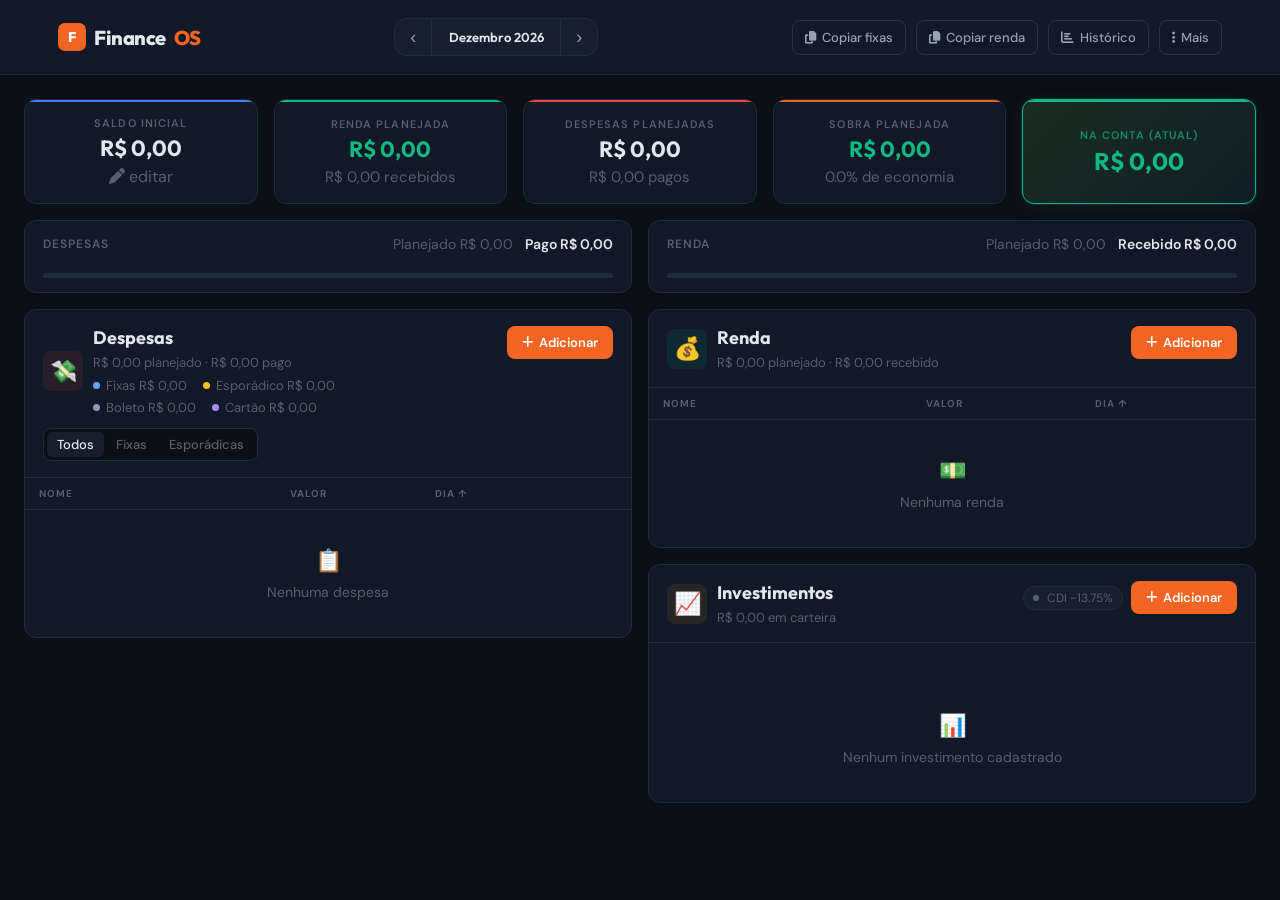
<file: index.html>
<!doctype html>
<html lang="pt-BR">
  <head>
    <meta charset="UTF-8" />
    <meta name="viewport" content="width=device-width, initial-scale=1.0" />
    <title>FinanceOS</title>

    <link rel="preconnect" href="https://fonts.googleapis.com" />
    <link
      href="https://fonts.googleapis.com/css2?family=Outfit:wght@300;400;500;600;700;800&family=DM+Sans:wght@300;400;500;600&display=swap"
      rel="stylesheet"
    />
    <link rel="stylesheet" href="style.css">
    <link rel="stylesheet" href="https://cdnjs.cloudflare.com/ajax/libs/font-awesome/6.5.1/css/all.min.css"/>
  </head>

  <body>
    <header class="header">
      <div class="logo">
        <div class="logo-mark">F</div>
        Finance<span>OS</span>
      </div>
      <div class="month-nav">
        <button class="mnav-btn" onclick="prevMonth()">&#8249;</button>
        <div class="mnav-label" id="monthLabel">—</div>
        <button class="mnav-btn" onclick="nextMonth()">&#8250;</button>
      </div>
      <div class="header-right">
        <button class="btn-sm" onclick="copyPrevMonthFixed()">
          <i class="fa-solid fa-copy"></i> Copiar fixas
        </button>
        <button class="btn-sm" onclick="copyPrevMonthRenda()">
          <i class="fa-solid fa-copy"></i> Copiar renda
        </button>
        <button class="btn-sm" onclick="toggleHistPanel()"><i class="fa-solid fa-chart-bar"></i> Histórico</button>
        <div class="util-menu-wrap">
          <button class="util-menu-btn" onclick="toggleUtilMenu(event)">
            <i class="fa-solid fa-ellipsis-vertical"></i> Mais
          </button>
          <div class="util-menu-dropdown" id="utilMenu">
            <button class="util-menu-item" onclick="exportData(); closeUtilMenu();">
              <i class="fa-solid fa-download"></i> Exportar JSON
            </button>
            <button class="util-menu-item" onclick="exportCSV(); closeUtilMenu();">
              <i class="fa-solid fa-file-csv"></i> Exportar CSV
            </button>
            <button class="util-menu-item" onclick="importClick(); closeUtilMenu();">
              <i class="fa-solid fa-upload"></i> Importar JSON
            </button>
            <div class="util-sep"></div>
            <button class="util-menu-item danger" onclick="clearAll(); closeUtilMenu();">
              <i class="fa-solid fa-trash"></i> Limpar tudo
            </button>
          </div>
        </div>
        <input
          type="file"
          id="importFile"
          accept=".json"
          style="display: none"
          onchange="importData(event)"
        />
      </div>
    </header>

    <div class="main">
      <div id="todayBanner" style="display: none; margin-bottom: 16px"></div>
      <div class="hist-panel" id="histPanel">
        <div class="hist-head">
          <div class="hist-title">📊 Histórico — Últimos 12 meses</div>
          <button class="btn-sm" onclick="toggleHistPanel()"><i class="fa-solid fa-xmark"></i> Fechar</button>
        </div>
        <div class="hist-body" id="histBody"></div>
      </div>
      <div class="summary" id="summary"></div>
      <div class="progress-row" id="progressRow"></div>

      <div class="layout-main">
        <!-- DESPESAS -->
        <div class="section col-left">
          <div class="sec-head">
            <div class="sec-head-row">
              <div class="sec-title-wrap">
                <div class="sec-icon icon-r">💸</div>
                <div>
                  <div class="sec-title">Despesas</div>
                  <div class="sec-sub" id="despSub">—</div>
                  <div class="sec-sub2" id="despBreak"></div>
                </div>
              </div>
              <button class="btn-add" onclick="openModal('despesa')">
                <i class="fa-solid fa-plus"></i> Adicionar
              </button>
            </div>
            <div class="ftabs">
              <button class="ftab active" onclick="setFilter('todos', this)">
                Todos
              </button>
              <button class="ftab" onclick="setFilter('fixo', this)">
                Fixas
              </button>
              <button class="ftab" onclick="setFilter('esporadico', this)">
                Esporádicas
              </button>
            </div>
          </div>
          <div class="table-wrap">
            <table class="desp-table">
              <thead>
                <tr>
                  <th>Nome</th>
                  <th>Valor</th>
                  <th
                    class="sortable"
                    onclick="toggleSort('d')"
                    id="despDiaHead"
                  >
                    Dia ↑
                  </th>
                  <th class="right"></th>
                </tr>
              </thead>
              <tbody id="despBody"></tbody>
            </table>
            <div class="empty" id="despEmpty" style="display: none">
              <div class="empty-icon">📋</div>
              <div>Nenhuma despesa</div>
            </div>
          </div>
        </div>

        <!-- RENDA -->
        <div class="section col-right-top">
          <div class="sec-head">
            <div class="sec-head-row">
              <div class="sec-title-wrap">
                <div class="sec-icon icon-g">💰</div>
                <div>
                  <div class="sec-title">Renda</div>
                  <div class="sec-sub" id="rendSub">—</div>
                </div>
              </div>
              <button class="btn-add" onclick="openModal('renda')">
                <i class="fa-solid fa-plus"></i> Adicionar
              </button>
            </div>
          </div>
          <div class="table-wrap">
            <table class="rend-table">
              <thead>
                <tr>
                  <th>Nome</th>
                  <th>Valor</th>
                  <th
                    class="sortable"
                    onclick="toggleSort('r')"
                    id="rendDiaHead"
                  >
                    Dia ↑
                  </th>
                  <th class="right"></th>
                </tr>
              </thead>
              <tbody id="rendBody"></tbody>
            </table>
            <div class="empty" id="rendEmpty" style="display: none">
              <div class="empty-icon">💵</div>
              <div>Nenhuma renda</div>
            </div>
          </div>
        </div>

        <!-- INVESTIMENTOS -->
        <div class="section col-right-bottom">
          <div class="sec-head">
            <div class="sec-head-row">
              <div class="sec-title-wrap">
                <div class="sec-icon icon-y">📈</div>
                <div>
                  <div class="sec-title">Investimentos</div>
                  <div class="sec-sub" id="invSub">—</div>
                </div>
              </div>
              <div
                style="
                  display: flex;
                  align-items: center;
                  gap: 8px;
                  flex-wrap: wrap;
                "
              >
                <div class="cdi-badge">
                  <div class="cdi-dot" id="cdiDot"></div>
                  <span id="cdiLabel">CDI...</span>
                </div>
                <button class="btn-add" onclick="openModal('investimento')">
                  <i class="fa-solid fa-plus"></i> Adicionar
                </button>
              </div>
            </div>
          </div>
          <div id="invGrid" class="inv-grid"></div>
          <div class="empty" id="invEmpty" style="display: none">
            <div class="empty-icon">📊</div>
            <div>Nenhum investimento cadastrado</div>
          </div>
          <div id="invTotal" style="display: none" class="inv-total">
            <span class="inv-total-label">Total em carteira</span>
            <span class="inv-total-val" id="invTotalVal">R$ 0,00</span>
          </div>
        </div>
      </div>
    </div>

    <div class="overlay" id="overlay" onclick="handleOverlayClick(event)">
      <div class="modal">
        <div class="modal-title" id="modalTitle">—</div>
        <div id="modalBody"></div>
        <div class="modal-actions">
          <button class="btn-cancel" onclick="closeModal()">Cancelar</button>
          <button class="btn-save" onclick="saveModal()">Salvar</button>
        </div>
      </div>
    </div>
    <div class="toast" id="toast">
      <span id="toastMsg"></span>
      <button
        class="toast-undo"
        id="toastUndo"
        style="display: none"
        onclick="undoLast()"
      >
        Desfazer
      </button>
    </div>

    <script src="script.js"></script>
  </body>

</html>
</file>
<file: style.css>
:root {
  --bg: #0b0f16;
  --card: #111827;
  --card2: #161f2e;
  --border: #1e2d3d;
  --border2: #243447;
  --navy: #334960;
  --orange: #f46524;
  --orange2: #ff7533;
  --green: #10b981;
  --green-dim: rgba(16, 185, 129, 0.1);
  --red: #ef4444;
  --red-dim: rgba(239, 68, 68, 0.1);
  --yellow: #f59e0b;
  --yellow-dim: rgba(245, 158, 11, 0.1);
  --blue: #3b82f6;
  --blue-dim: rgba(59, 130, 246, 0.1);
  --purple: #8b5cf6;
  --purple-dim: rgba(139, 92, 246, 0.1);
  --text: #e2e8f0;
  --text2: #94a3b8;
  --text3: #556070;
  --r: 12px;
  --rs: 8px;
}
* {
  margin: 0;
  padding: 0;
  box-sizing: border-box;
}
body {
  font-family: "DM Sans", sans-serif;
  background: var(--bg);
  color: var(--text);
  min-height: 100vh;
  font-size: 14px;
}

/* HEADER */
.header {
  display: flex;
  align-items: center;
  justify-content: space-between;
  padding: 0 58px;
  height: 75px;
  background: var(--card);
  border-bottom: 1px solid var(--border);
  position: sticky;
  top: 0;
  z-index: 50;
  gap: 12px;
}
.logo {
  font-family: "Outfit", sans-serif;
  font-size: 20px;
  font-weight: 800;
  letter-spacing: -0.5px;
  display: flex;
  align-items: center;
  gap: 8px;
  flex-shrink: 0;
}
.logo-mark {
  width: 28px;
  height: 28px;
  background: var(--orange);
  border-radius: 7px;
  display: flex;
  align-items: center;
  justify-content: center;
  font-size: 14px;
  color: white;
  font-weight: 800;
}
.logo span {
  color: var(--orange);
}
.month-nav {
  display: flex;
  align-items: center;
  background: var(--card2);
  border: 1px solid var(--border);
  border-radius: var(--r);
  overflow: hidden;
  flex-shrink: 0;
}
.mnav-btn {
  width: 36px;
  height: 36px;
  border: none;
  background: transparent;
  color: var(--text2);
  cursor: pointer;
  font-size: 18px;
  transition: all 0.15s;
  display: flex;
  align-items: center;
  justify-content: center;
}
.mnav-btn:hover {
  background: var(--border);
  color: var(--text);
}
.mnav-label {
  font-family: "Outfit", sans-serif;
  font-size: 13px;
  font-weight: 600;
  color: var(--text);
  min-width: 130px;
  text-align: center;
  text-transform: capitalize;
  border-left: 1px solid var(--border);
  border-right: 1px solid var(--border);
  height: 36px;
  display: flex;
  align-items: center;
  justify-content: center;
}
.header-right {
  display: flex;
  gap: 10px;
  align-items: center;
  flex-wrap: wrap;
}
.btn-sm {
  padding: 8px 12px;
  border-radius: var(--rs);
  border: 1px solid var(--border2);
  background: transparent;
  color: var(--text2);
  cursor: pointer;
  font-family: "DM Sans", sans-serif;
  font-size: 13px;
  font-weight: 500;
  transition: all 0.15s;
  display: flex;
  align-items: center;
  gap: 6px;
  white-space: nowrap;
}
.btn-sm:hover {
  background: var(--card2);
  color: var(--text);
  border-color: var(--navy);
}
.btn-sm.danger:hover {
  background: var(--red-dim);
  color: var(--red);
  border-color: var(--red);
}

.main {
  max-width: 1280px;
  margin: 0 auto;
  padding: 24px;
}

/* SUMMARY */
.summary {
  display: grid;
  grid-template-columns: repeat(5, 1fr);
  gap: 16px;
  margin-bottom: 16px;
}
.scard {
  background: var(--card);
  border: 1px solid var(--border);
  border-radius: var(--r);
  padding: 16px 18px;
  cursor: default;
  transition: border-color 0.2s;
  position: relative;
  overflow: hidden;
  display: flex;
  flex-direction: column;
  justify-content: center;
  align-items: center;
}
.scard::after {
  content: "";
  position: absolute;
  top: 0;
  left: 0;
  right: 0;
  height: 2px;
  border-radius: 2px 2px 0 0;
}
.scard.c-blue::after {
  background: var(--blue);
}
.scard.c-green::after {
  background: var(--green);
}
.scard.c-red::after {
  background: var(--red);
}
.scard.c-orange::after {
  background: var(--orange);
}
.scard:hover {
  border-color: var(--border2);
}
.scard.c-destaque {
  background: linear-gradient(135deg, #1a2e20 0%, #0f1e28 100%);
  border-color: var(--green);
  box-shadow:
    0 0 0 1px rgba(16, 185, 129, 0.15),
    0 4px 20px rgba(16, 185, 129, 0.08);
}
.scard.c-destaque::after {
  background: var(--green);
}
.scard.c-destaque .scard-label {
  color: var(--green);
  opacity: 0.7;
}
.scard.c-destaque .scard-value {
  font-size: 24px;
}
.scard.c-destaque.saldo-neg {
  background: linear-gradient(135deg, #2a1414 0%, #1a0f0f 100%);
  border-color: var(--red);
  box-shadow:
    0 0 0 1px rgba(239, 68, 68, 0.15),
    0 4px 20px rgba(239, 68, 68, 0.08);
}
.scard.c-destaque.saldo-neg .scard-label {
  color: var(--red);
  opacity: 0.7;
}
.scard-label {
  font-size: 11px;
  font-weight: 600;
  text-transform: uppercase;
  letter-spacing: 0.1em;
  color: var(--text3);
  margin-bottom: 6px;
}
.scard-value {
  font-family: "Outfit", sans-serif;
  font-size: 22px;
  font-weight: 700;
  color: var(--text);
  line-height: 1.1;
}
.scard-value.pos {
  color: var(--green);
}
.scard-value.neg {
  color: var(--red);
}
.scard-sub {
  font-size: 15px;
  color: var(--text3);
  margin-top: 6px;
}

/* PROGRESS */
.progress-row {
  display: grid;
  grid-template-columns: 1fr 1fr;
  gap: 16px;
  padding-bottom: 16px;
}
.pcard {
  background: var(--card);
  border: 1px solid var(--border);
  border-radius: var(--r);
  padding: 14px 18px;
}
.pcard-head {
  display: flex;
  justify-content: space-between;
  align-items: center;
  margin-bottom: 20px;
}
.pcard-title {
  font-size: 12px;
  font-weight: 600;
  text-transform: uppercase;
  letter-spacing: 0.08em;
  color: var(--text3);
}
.pcard-amounts {
  display: flex;
  gap: 12px;
  font-size: 14px;
  align-items: center;
}
.pamt-plan {
  color: var(--text3);
}
.pamt-real {
  color: var(--text);
  font-weight: 600;
}
.pbar {
  height: 5px;
  background: var(--border);
  border-radius: 100px;
  overflow: hidden;
}
.pbar-fill {
  height: 100%;
  border-radius: 100px;
  transition: width 0.5s ease;
}
.fill-green {
  background: var(--green);
}
.fill-red {
  background: var(--red);
}
.fill-yellow {
  background: var(--yellow);
}

/* LAYOUT */
.layout-main {
  display: grid;
  grid-template-columns: 1fr 1fr;
  grid-template-rows: auto 1fr;
  gap: 16px;
  align-items: start;
}
.col-left {
  grid-column: 1;
  grid-row: 1/3;
}
.col-right-top {
  grid-column: 2;
  grid-row: 1;
}
.col-right-bottom {
  grid-column: 2;
  grid-row: 2;
}
.section {
  background: var(--card);
  border: 1px solid var(--border);
  border-radius: var(--r);
  overflow: hidden;
}

/* SECTION HEADER */
.sec-head {
  display: flex;
  flex-direction: column;
  gap: 12px;
  padding: 16px 18px;
  border-bottom: 1px solid var(--border);
}
.sec-head-row {
  display: flex;
  align-items: flex-start;
  justify-content: space-between;
  gap: 8px;
}
.sec-title-wrap {
  display: flex;
  align-items: center;
  gap: 10px;
  min-width: 0;
}
.sec-icon {
  width: 40px;
  height: 40px;
  border-radius: var(--rs);
  display: flex;
  align-items: center;
  justify-content: center;
  font-size: 22px;
  flex-shrink: 0;
}
.icon-r {
  background: var(--red-dim);
}
.icon-g {
  background: var(--green-dim);
}
.icon-y {
  background: var(--yellow-dim);
}
.sec-title {
  font-family: "Outfit", sans-serif;
  font-size: 18px;
  font-weight: 700;
  color: var(--text);
}
.sec-sub {
  font-size: 13px;
  color: var(--text3);
  margin-top: 5px;
}
.sec-sub2 {
  font-size: 13px;
  color: var(--text3);
  margin-top: 6px;
  display: flex;
  flex-direction: column;
  gap: 5px;
}
.sub2-row {
  display: flex;
  gap: 16px;
  flex-wrap: wrap;
}
.sub2-tag {
  display: inline-flex;
  align-items: center;
  gap: 6px;
  font-size: 13px;
}
.sub2-dot {
  width: 7px;
  height: 7px;
  border-radius: 50%;
  flex-shrink: 0;
}

/* FILTER TABS */
.ftabs {
  display: flex;
  background: var(--bg);
  border: 1px solid var(--border);
  border-radius: var(--rs);
  padding: 3px;
  gap: 2px;
  width: fit-content;
}
.ftab {
  padding: 4px 10px;
  border-radius: 5px;
  border: none;
  background: transparent;
  color: var(--text3);
  cursor: pointer;
  font-family: "DM Sans", sans-serif;
  font-size: 13px;
  font-weight: 500;
  transition: all 0.15s;
  white-space: nowrap;
}
.ftab.active {
  background: var(--card2);
  color: var(--text);
}
.ftab:hover:not(.active) {
  color: var(--text2);
}

/* BUTTONS */
.btn-add {
  display: flex;
  align-items: center;
  gap: 6px;
  padding: 8px 15px;
  background: var(--orange);
  color: white;
  border: none;
  border-radius: var(--rs);
  font-family: "DM Sans", sans-serif;
  font-size: 13px;
  font-weight: 600;
  cursor: pointer;
  transition: all 0.3s;
  white-space: nowrap;
  flex-shrink: 0;
}
.btn-add:hover {
  background: var(--orange2);
  transform: translateY(-1px);
}
.btn-ghost {
  display: flex;
  align-items: center;
  gap: 4px;
  padding: 4px 9px;
  background: transparent;
  color: var(--green);
  border: 1px solid rgba(16, 185, 129, 0.3);
  border-radius: var(--rs);
  font-family: "DM Sans", sans-serif;
  font-size: 11px;
  font-weight: 600;
  cursor: pointer;
  transition: all 0.15s;
  white-space: nowrap;
}
.btn-ghost:hover {
  background: var(--green-dim);
}

/* TABLE */
.table-wrap {
  overflow-x: hidden;
}
table {
  width: 100%;
  border-collapse: collapse;
  table-layout: fixed;
}
thead th {
  padding: 9px 10px;
  text-align: left;
  font-size: 10px;
  font-weight: 700;
  text-transform: uppercase;
  letter-spacing: 0.1em;
  color: var(--text3);
  border-bottom: 1px solid var(--border);
  white-space: nowrap;
  overflow: hidden;
  text-overflow: ellipsis;
}
thead th:first-child {
  padding-left: 14px;
}
thead th.right {
  text-align: right;
  padding-right: 12px;
}
/* breathing room between status badge and action buttons */
.desp-table td:nth-child(4),
.rend-table td:nth-child(4) {
  padding-right: 20px;
}
.desp-table td:nth-child(5),
.rend-table td:nth-child(5) {
  padding-left: 0;
}
thead th.sortable {
  cursor: pointer;
  user-select: none;
}
thead th.sortable:hover {
  color: var(--text2);
}
.desp-table th:nth-child(1) {
  width: 42%;
}
.desp-table th:nth-child(2) {
  width: 24%;
}
.desp-table th:nth-child(3) {
  width: 10%;
}
.desp-table th:nth-child(4) {
  width: 24%;
}
.rend-table th:nth-child(1) {
  width: 44%;
}
.rend-table th:nth-child(2) {
  width: 28%;
}
.rend-table th:nth-child(3) {
  width: 12%;
}
.rend-table th:nth-child(4) {
  width: 16%;
}
tbody tr {
  border-bottom: 1px solid var(--border);
  transition: background 0.1s;
  cursor: grab;
}
tbody tr:last-child {
  border-bottom: none;
}
tbody tr:hover {
  background: rgba(255, 255, 255, 0.02);
}
tbody tr:active {
  cursor: grabbing;
}
tbody tr.dragging {
  opacity: 0.3;
}
tbody tr.drag-target {
  background: rgba(244, 101, 36, 0.07) !important;
  outline: 1px dashed rgba(244, 101, 36, 0.35);
}
tbody td {
  padding: 11px 10px;
  color: var(--text);
  font-size: 13px;
  vertical-align: middle;
  white-space: nowrap;
}
tbody td:first-child {
  padding-left: 14px;
  overflow: hidden;
  text-overflow: ellipsis;
}
tbody td.right {
  text-align: right;
  padding-right: 12px;
  padding-left: 6px;
}
.td-muted {
  color: var(--text3);
}

/* Color stripe — tipo (overridden by done) */
tr.tr-boleto:not(.tr-done) td:first-child {
  box-shadow: inset 3px 0 0 var(--text2);
}
tr.tr-cartao:not(.tr-done) td:first-child {
  box-shadow: inset 3px 0 0 var(--purple);
}
tr.tr-espora:not(.tr-done) td:first-child {
  box-shadow: inset 3px 0 0 var(--yellow);
}
/* Paid/received row */
tbody tr.tr-done {
  background: rgba(16, 185, 129, 0.05);
}
tbody tr.tr-done:hover {
  background: rgba(16, 185, 129, 0.09);
}
tbody tr.tr-done td:first-child {
  box-shadow: inset 3px 0 0 var(--green);
}

/* BADGES */
.badge-inline {
  display: inline-flex;
  align-items: center;
  font-size: 9px;
  font-weight: 700;
  padding: 1px 6px;
  border-radius: 100px;
  text-transform: uppercase;
  letter-spacing: 0.05em;
  vertical-align: middle;
  margin-left: 6px;
  background: var(--green-dim);
  color: var(--green);
}
.badge-hoje {
  background: rgba(244, 101, 36, 0.15);
  color: var(--orange);
}

/* ROW ACTIONS - always visible, equal size */
.row-acts {
  display: flex;
  align-items: center;
  justify-content: flex-end;
  gap: 5px;
}
.ibt {
  width: 26px;
  height: 26px;
  border-radius: 5px;
  border: none;
  background: transparent;
  cursor: pointer;
  display: flex;
  align-items: center;
  justify-content: center;
  font-size: 16px;
  color: var(--text3);
  transition: all 0.1s;
  flex-shrink: 0;
}
.ibt:hover {
  background: var(--border2);
  color: var(--text);
}
.ibt.chk:hover {
  background: var(--green-dim);
  color: var(--green);
}
.ibt.del:hover {
  background: var(--red-dim);
  color: var(--red);
}
.ibt.chk.is-done {
  color: var(--green);
}

.empty {
  text-align: center;
  padding: 36px 24px;
  color: var(--text3);
}
.empty-icon {
  font-size: 22px;
  margin-bottom: 8px;
}

/* INVESTMENTS */
.inv-grid {
  display: grid;
  grid-template-columns: repeat(auto-fill, minmax(200px, 1fr));
  gap: 12px;
  padding: 16px;
}
.inv-card {
  background: var(--card2);
  border: 1px solid var(--border);
  border-radius: var(--rs);
  padding: 14px;
  position: relative;
  transition: border-color 0.15s;
}
.inv-card:hover {
  border-color: var(--border2);
}
.inv-card.cdb-card {
  border-color: rgba(16, 185, 129, 0.25);
}
.inv-card-acts {
  position: absolute;
  top: 8px;
  right: 8px;
  display: flex;
  gap: 4px;
}
.inv-name {
  font-weight: 600;
  font-size: 13px;
  margin-bottom: 2px;
  padding-right: 56px;
}
.inv-type {
  font-size: 10px;
  text-transform: uppercase;
  letter-spacing: 0.06em;
  color: var(--text3);
  margin-bottom: 10px;
}
.inv-val {
  font-family: "Outfit", sans-serif;
  font-size: 19px;
  font-weight: 700;
  color: var(--green);
}
.inv-rend {
  font-size: 11px;
  color: var(--green);
  margin-top: 2px;
}
.inv-rend.neg {
  color: var(--red);
}
.inv-meta {
  display: flex;
  justify-content: space-between;
  margin-top: 8px;
  padding-top: 8px;
  border-top: 1px solid var(--border);
  font-size: 10px;
  color: var(--text3);
}
.inv-aportes {
  margin-top: 8px;
  padding-top: 8px;
  border-top: 1px solid var(--border);
}
.inv-aporte-row {
  display: flex;
  justify-content: space-between;
  align-items: center;
  font-size: 11px;
  color: var(--text3);
  padding: 3px 0;
  gap: 6px;
}
.inv-aporte-val {
  color: var(--text);
  font-weight: 500;
  flex-shrink: 0;
}
.inv-aporte-tag {
  font-size: 9px;
  padding: 1px 5px;
  border-radius: 100px;
  background: var(--yellow-dim);
  color: var(--yellow);
  flex-shrink: 0;
}
.inv-aporte-del {
  width: 16px;
  height: 16px;
  border-radius: 3px;
  border: none;
  background: transparent;
  cursor: pointer;
  color: var(--text3);
  font-size: 10px;
  display: flex;
  align-items: center;
  justify-content: center;
  flex-shrink: 0;
}
.inv-aporte-del:hover {
  background: var(--red-dim);
  color: var(--red);
}
.inv-total {
  display: flex;
  align-items: center;
  justify-content: space-between;
  padding: 12px 16px;
  border-top: 1px solid var(--border);
}
.inv-total-label {
  font-size: 12px;
  color: var(--text3);
}
.inv-total-val {
  font-family: "Outfit", sans-serif;
  font-size: 15px;
  font-weight: 700;
  color: var(--green);
}

/* CDI BADGE */
.cdi-badge {
  display: inline-flex;
  align-items: center;
  gap: 8px;
  font-size: 12px;
  color: var(--text3);
  background: var(--card2);
  border: 1px solid var(--border);
  border-radius: 100px;
  padding: 3px 9px;
  flex-shrink: 0;
}
.cdi-dot {
  width: 6px;
  height: 6px;
  border-radius: 50%;
  background: var(--text3);
}
.cdi-dot.live {
  background: var(--green);
  animation: pulse 2s infinite;
}
@keyframes pulse {
  0%,
  100% {
    opacity: 1;
  }
  50% {
    opacity: 0.4;
  }
}

/* MODAL */
.overlay {
  position: fixed;
  inset: 0;
  background: rgba(0, 0, 0, 0.65);
  backdrop-filter: blur(3px);
  z-index: 200;
  display: flex;
  align-items: center;
  justify-content: center;
  opacity: 0;
  pointer-events: none;
  transition: opacity 0.2s;
}
.overlay.open {
  opacity: 1;
  pointer-events: all;
}
.modal {
  background: var(--card);
  border: 1px solid var(--border2);
  border-radius: var(--r);
  padding: 26px;
  width: 440px;
  max-width: 96vw;
  transform: translateY(10px) scale(0.98);
  transition: transform 0.2s;
  max-height: 90vh;
  overflow-y: auto;
}
.overlay.open .modal {
  transform: translateY(0) scale(1);
}
.modal-title {
  font-family: "Outfit", sans-serif;
  font-size: 16px;
  font-weight: 700;
  margin-bottom: 20px;
  color: var(--text);
}
.fg {
  margin-bottom: 13px;
}
.fg label {
  display: block;
  font-size: 11px;
  font-weight: 600;
  text-transform: uppercase;
  letter-spacing: 0.07em;
  color: var(--text3);
  margin-bottom: 5px;
}
.fi,
.fs {
  width: 100%;
  padding: 9px 12px;
  background: var(--bg);
  border: 1px solid var(--border2);
  border-radius: var(--rs);
  color: var(--text);
  font-family: "DM Sans", sans-serif;
  font-size: 13px;
  outline: none;
  transition: border-color 0.15s;
}
.fi:focus,
.fs:focus {
  border-color: var(--orange);
}
.fs option {
  background: var(--card);
}
.frow {
  display: grid;
  grid-template-columns: 1fr 1fr;
  gap: 12px;
}
.modal-actions {
  display: flex;
  gap: 8px;
  margin-top: 20px;
  justify-content: flex-end;
}
.btn-save {
  padding: 9px 22px;
  background: var(--orange);
  color: white;
  border: none;
  border-radius: var(--rs);
  font-family: "DM Sans", sans-serif;
  font-size: 13px;
  font-weight: 600;
  cursor: pointer;
  transition: all 0.15s;
}
.btn-save:hover {
  background: var(--orange2);
}
.btn-cancel {
  padding: 9px 18px;
  background: transparent;
  color: var(--text2);
  border: 1px solid var(--border2);
  border-radius: var(--rs);
  font-family: "DM Sans", sans-serif;
  font-size: 13px;
  cursor: pointer;
  transition: all 0.15s;
}
.btn-cancel:hover {
  background: var(--card2);
  color: var(--text);
}
.cdi-hint {
  font-size: 11px;
  color: var(--text3);
  margin-top: 4px;
}
.cdi-hint span {
  color: var(--green);
}

/* CHECK ROW */
.check-row {
  display: flex;
  align-items: flex-start;
  gap: 8px;
  margin-bottom: 13px;
  padding: 10px 13px;
  background: var(--bg);
  border: 1px solid var(--border2);
  border-radius: var(--rs);
}
.check-row input[type="checkbox"] {
  width: 15px;
  height: 15px;
  accent-color: var(--orange);
  cursor: pointer;
  flex-shrink: 0;
  margin-top: 1px;
}
.check-row label {
  font-size: 12px;
  color: var(--text2);
  cursor: pointer;
  line-height: 1.4;
}

/* RADIO OPTIONS */
.radio-group {
  display: flex;
  flex-direction: column;
  gap: 6px;
  margin-bottom: 13px;
}
.radio-opt {
  display: flex;
  align-items: flex-start;
  gap: 8px;
  padding: 9px 13px;
  background: var(--bg);
  border: 1px solid var(--border2);
  border-radius: var(--rs);
  cursor: pointer;
  transition: border-color 0.15s;
}
.radio-opt:hover {
  border-color: var(--navy);
}
.radio-opt.selected {
  border-color: var(--orange);
  background: rgba(244, 101, 36, 0.05);
}
.radio-opt input[type="radio"] {
  width: 14px;
  height: 14px;
  accent-color: var(--orange);
  cursor: pointer;
  flex-shrink: 0;
  margin-top: 1px;
}
.radio-opt-text {
  font-size: 12px;
  color: var(--text2);
  line-height: 1.4;
}
.radio-opt-text strong {
  color: var(--text);
  display: block;
  font-size: 12px;
  margin-bottom: 1px;
}

/* MODAL INFO */
.modal-info {
  background: var(--green-dim);
  border: 1px solid rgba(16, 185, 129, 0.2);
  border-radius: var(--rs);
  padding: 9px 12px;
  margin-bottom: 13px;
  font-size: 12px;
  color: var(--green);
}

/* SALDO EDIT */
.saldo-fi {
  background: var(--card2);
  border: 1px solid var(--border2);
  border-radius: 6px;
  color: var(--text);
  font-family: "Outfit", sans-serif;
  font-size: 20px;
  font-weight: 700;
  padding: 2px 8px;
  width: 160px;
  outline: none;
}
.saldo-fi:focus {
  border-color: var(--orange);
}

/* TOAST */
.toast {
  position: fixed;
  bottom: 20px;
  right: 20px;
  background: var(--card);
  border: 1px solid var(--border2);
  border-radius: var(--rs);
  padding: 10px 16px;
  font-size: 13px;
  color: var(--text);
  z-index: 300;
  transform: translateY(60px);
  opacity: 0;
  transition: all 0.25s;
  display: flex;
  align-items: center;
  gap: 10px;
  min-width: 220px;
}
.toast.show {
  transform: translateY(0);
  opacity: 1;
}
.toast.ok {
  border-left: 3px solid var(--green);
}
.toast.err {
  border-left: 3px solid var(--red);
}
.toast.warn {
  border-left: 3px solid var(--yellow);
}
.toast-undo {
  padding: 3px 10px;
  background: var(--border2);
  border: none;
  border-radius: 5px;
  color: var(--text);
  font-size: 12px;
  font-weight: 600;
  cursor: pointer;
  transition: background 0.1s;
  flex-shrink: 0;
}
.toast-undo:hover {
  background: var(--navy);
}

input[type="number"]::-webkit-inner-spin-button,
input[type="number"]::-webkit-outer-spin-button {
  -webkit-appearance: none;
  margin: 0;
}
input[type="number"] {
  appearance: textfield;
}
.fs {
  appearance: none;
  -webkit-appearance: none;
  background-image: url("data:image/svg+xml,%3Csvg xmlns='http://www.w3.org/2000/svg' width='12' height='8' viewBox='0 0 12 8'%3E%3Cpath d='M1 1l5 5 5-5' stroke='%2356677a' stroke-width='1.5' fill='none' stroke-linecap='round'/%3E%3C/svg%3E");
  background-repeat: no-repeat;
  background-position: right 12px center;
  padding-right: 36px;
  cursor: pointer;
}
input[type="date"]::-webkit-calendar-picker-indicator {
  background-image: url("data:image/svg+xml,%3Csvg xmlns='http://www.w3.org/2000/svg' width='14' height='14' viewBox='0 0 24 24' fill='none' stroke='%2356677a' stroke-width='2' stroke-linecap='round'%3E%3Crect x='3' y='4' width='18' height='18' rx='2'/%3E%3Cline x1='16' y1='2' x2='16' y2='6'/%3E%3Cline x1='8' y1='2' x2='8' y2='6'/%3E%3Cline x1='3' y1='10' x2='21' y2='10'/%3E%3C/svg%3E");
  cursor: pointer;
  opacity: 1;
  padding: 2px;
}

/* TODAY BANNER */
.today-banner {
  background: linear-gradient(
    135deg,
    rgba(244, 101, 36, 0.08),
    rgba(244, 101, 36, 0.03)
  );
  border: 1px solid rgba(244, 101, 36, 0.25);
  border-radius: var(--r);
  padding: 14px 18px;
  display: flex;
  align-items: flex-start;
  gap: 14px;
}
.today-banner-icon {
  font-size: 20px;
  flex-shrink: 0;
  margin-top: 1px;
}
.today-banner-title {
  font-family: "Outfit", sans-serif;
  font-size: 13px;
  font-weight: 700;
  color: var(--orange);
  margin-bottom: 6px;
}
.today-banner-items {
  display: flex;
  flex-wrap: wrap;
  gap: 8px;
}
.today-item {
  display: inline-flex;
  align-items: center;
  gap: 6px;
  background: rgba(244, 101, 36, 0.1);
  border: 1px solid rgba(244, 101, 36, 0.2);
  border-radius: 100px;
  padding: 3px 10px;
  font-size: 12px;
  color: var(--text);
}
.today-item.done {
  background: var(--green-dim);
  border-color: rgba(16, 185, 129, 0.2);
  color: var(--text3);
  text-decoration: line-through;
}
.today-item-val {
  font-weight: 600;
  color: var(--orange);
}
.today-item.done .today-item-val {
  color: var(--green);
}

.hist-panel {
  background: var(--card);
  border: 1px solid var(--border);
  border-radius: var(--r);
  overflow: hidden;
  margin-bottom: 16px;
  display: none;
}
.hist-panel.open {
  display: block;
}
.hist-head {
  display: flex;
  align-items: center;
  justify-content: space-between;
  padding: 14px 18px;
  border-bottom: 1px solid var(--border);
}
.hist-title {
  font-family: "Outfit", sans-serif;
  font-size: 14px;
  font-weight: 700;
  color: var(--text);
}
.hist-body {
  padding: 16px 18px;
}
.hist-chart {
  width: 100%;
  overflow-x: auto;
}
.hist-legend {
  display: flex;
  gap: 16px;
  flex-wrap: wrap;
  margin-bottom: 14px;
}
.hist-leg-item {
  display: flex;
  align-items: center;
  gap: 6px;
  font-size: 11px;
  color: var(--text2);
}
.hist-leg-dot {
  width: 10px;
  height: 10px;
  border-radius: 3px;
  flex-shrink: 0;
}
.hist-empty {
  text-align: center;
  padding: 32px;
  color: var(--text3);
  font-size: 13px;
}
.confirm-msg {
  font-size: 13px;
  color: var(--text2);
  line-height: 1.6;
  margin-bottom: 6px;
}
.confirm-warn {
  font-size: 11px;
  color: var(--red);
  margin-bottom: 18px;
}
.btn-confirm-del {
  padding: 9px 22px;
  background: var(--red);
  color: white;
  border: none;
  border-radius: var(--rs);
  font-family: "DM Sans", sans-serif;
  font-size: 13px;
  font-weight: 600;
  cursor: pointer;
}
.btn-confirm-del:hover {
  background: #dc2626;
}
.util-menu-wrap {
  position: relative;
}
.util-menu-btn {
  padding: 8px 12px;
  border-radius: var(--rs);
  border: 1px solid var(--border2);
  background: transparent;
  color: var(--text2);
  cursor: pointer;
  font-family: "DM Sans", sans-serif;
  font-size: 13px;
  font-weight: 500;
  transition: all 0.15s;
  display: flex;
  align-items: center;
  gap: 6px;
  white-space: nowrap;
}
.util-menu-btn:hover {
  background: var(--card2);
  color: var(--text);
  border-color: var(--navy);
}
.util-menu-dropdown {
  position: absolute;
  top: calc(100% + 6px);
  right: 0;
  background: var(--card);
  border: 1px solid var(--border2);
  border-radius: var(--r);
  padding: 6px;
  z-index: 100;
  min-width: 185px;
  display: none;
  flex-direction: column;
  gap: 2px;
  box-shadow: 0 8px 24px rgba(0, 0, 0, 0.4);
}
.util-menu-dropdown.open {
  display: flex;
}
.util-menu-item {
  padding: 8px 12px;
  border-radius: 6px;
  border: none;
  background: transparent;
  color: var(--text2);
  cursor: pointer;
  font-family: "DM Sans", sans-serif;
  font-size: 12px;
  font-weight: 500;
  text-align: left;
  transition: all 0.1s;
  display: flex;
  align-items: center;
  gap: 8px;
  white-space: nowrap;
}
.util-menu-item:hover {
  background: var(--card2);
  color: var(--text);
}
.util-menu-item.danger:hover {
  background: var(--red-dim);
  color: var(--red);
}
.util-sep {
  height: 1px;
  background: var(--border);
  margin: 4px 0;
}
.auto-rep-badge {
  display: inline-flex;
  align-items: center;
  gap: 3px;
  font-size: 9px;
  font-weight: 700;
  padding: 1px 5px;
  border-radius: 100px;
  background: rgba(59, 130, 246, 0.15);
  color: var(--blue);
  margin-left: 5px;
  vertical-align: middle;
}
/* AGENDADO */
tbody tr.tr-agendado {
  background: rgba(59, 130, 246, 0.05);
}
tbody tr.tr-agendado:hover {
  background: rgba(59, 130, 246, 0.09);
}
tbody tr.tr-agendado td:first-child {
  box-shadow: inset 3px 0 0 var(--blue);
}
.badge-agendado {
  background: rgba(59, 130, 246, 0.15);
  color: var(--blue);
}
.ibt.sch:hover {
  background: rgba(59, 130, 246, 0.15);
  color: var(--blue);
}
.ibt.sch.is-sch {
  color: var(--blue);
}

/* APORTE CHECK */
.inv-aporte-chk {
  width: 16px;
  height: 16px;
  border-radius: 3px;
  border: 1px solid var(--border2);
  background: transparent;
  cursor: pointer;
  color: var(--text3);
  font-size: 9px;
  display: flex;
  align-items: center;
  justify-content: center;
  flex-shrink: 0;
  transition: all 0.1s;
}
.inv-aporte-chk.done {
  background: var(--green-dim);
  border-color: rgba(16, 185, 129, 0.35);
  color: var(--green);
}
.inv-aporte-chk:hover:not(.done) {
  background: var(--border);
  color: var(--text);
}
.inv-aporte-row.pending {
  opacity: 0.6;
}
@media (max-width: 1050px) {
  .layout-main {
    grid-template-columns: 1fr;
    grid-template-rows: auto;
  }
  .col-left,
  .col-right-top,
  .col-right-bottom {
    grid-column: 1;
    grid-row: auto;
  }
}
@media (max-width: 800px) {
  .summary {
    grid-template-columns: repeat(3, 1fr);
  }
  .progress-row {
    grid-template-columns: 1fr;
  }
  .header {
    padding: 0 14px;
    flex-wrap: wrap;
    height: auto;
    padding-top: 10px;
    padding-bottom: 10px;
  }
  .main {
    padding: 14px;
  }
}
@media (max-width: 520px) {
  .summary {
    grid-template-columns: 1fr 1fr;
  }
}
</file>
